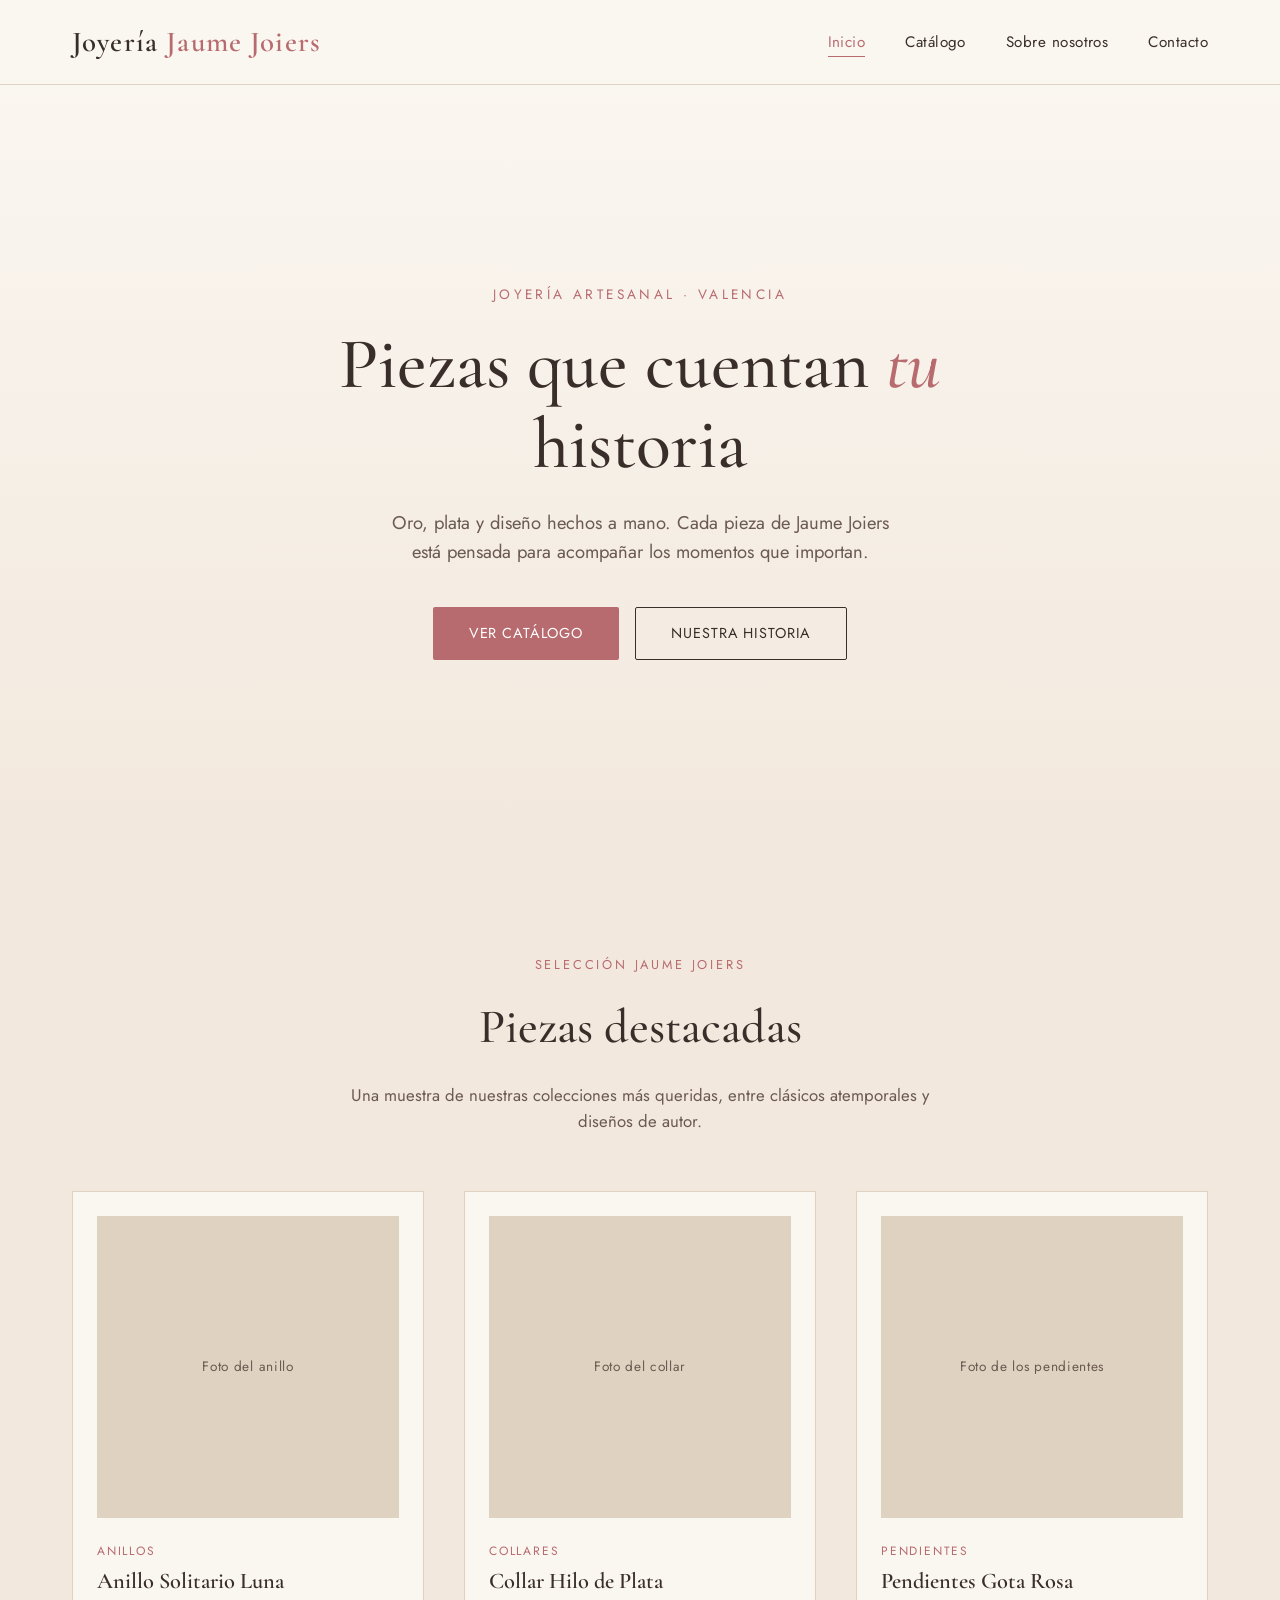
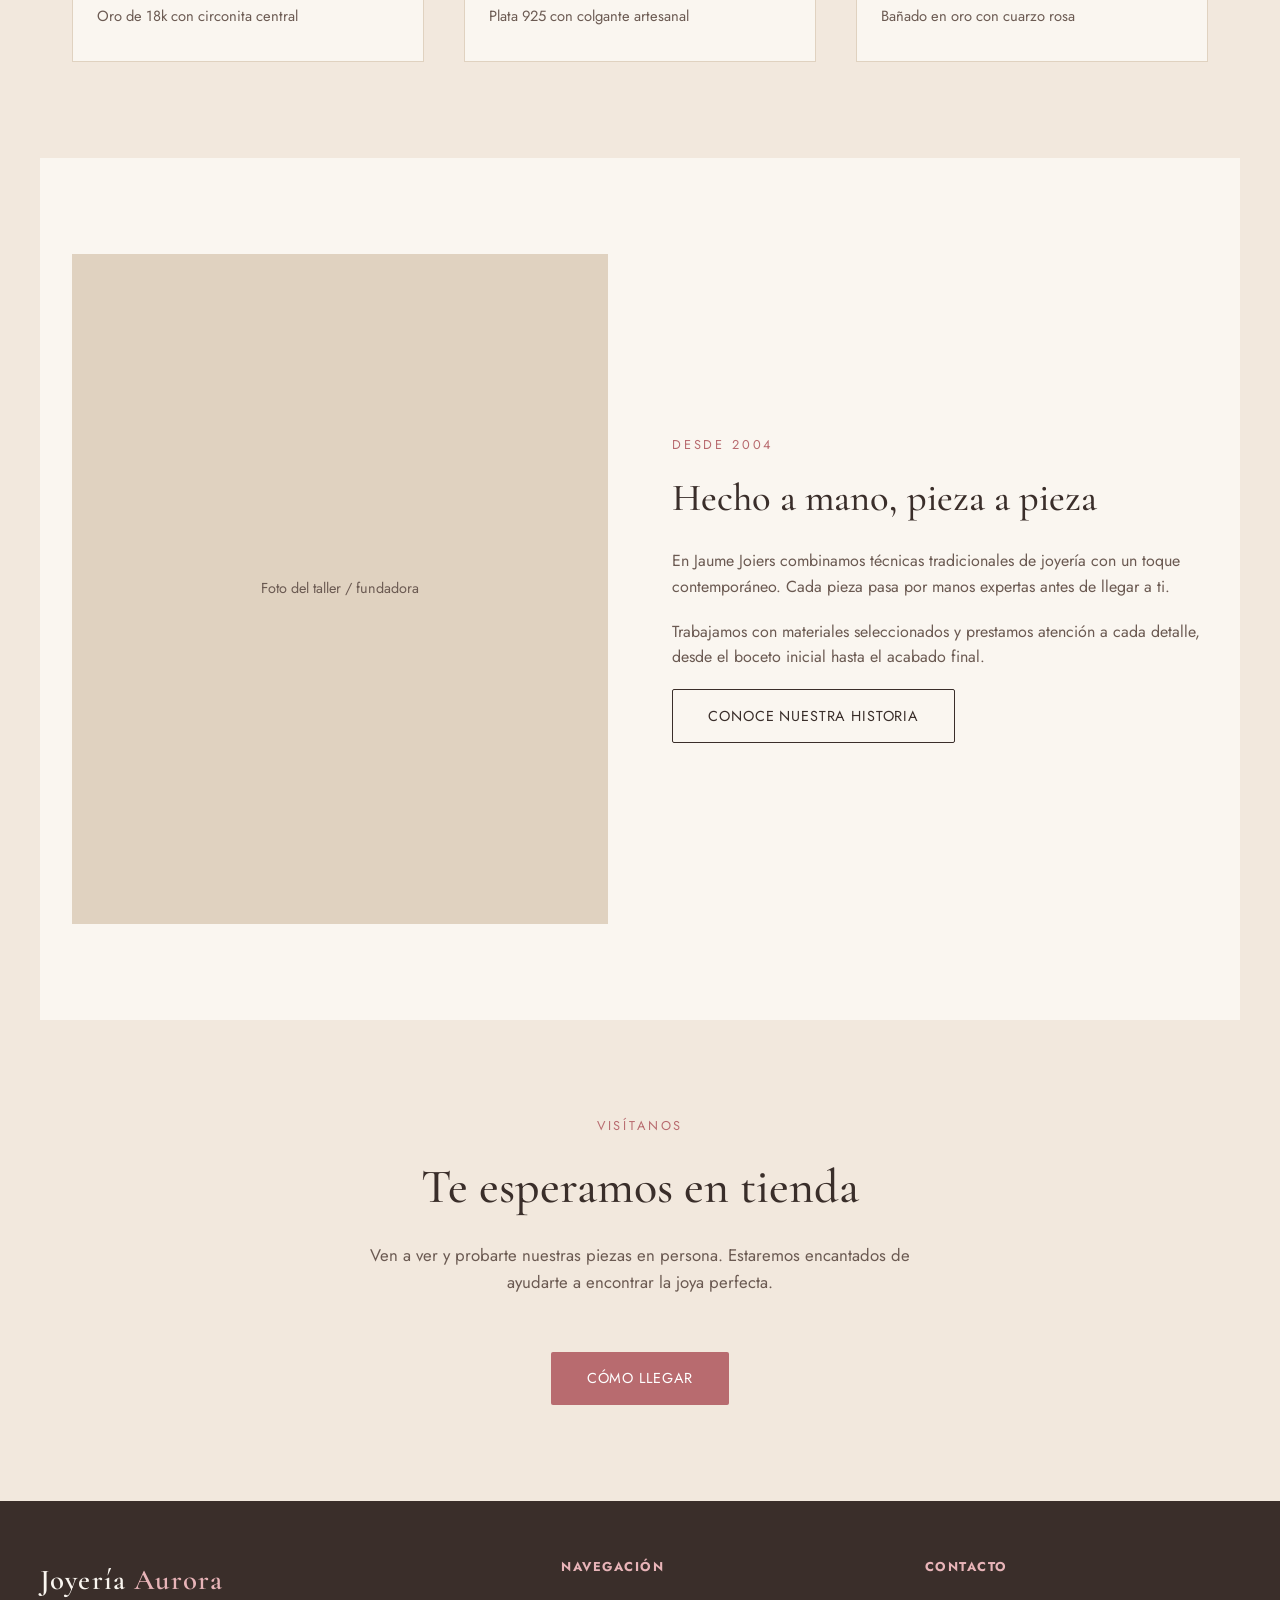
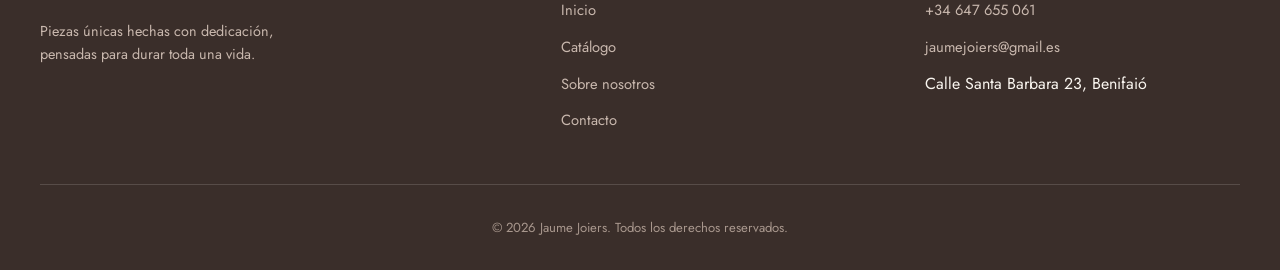
<file: index.html>
<!DOCTYPE html>
<html lang="es">
<head>
  <meta charset="UTF-8">
  <meta name="viewport" content="width=device-width, initial-scale=1.0">
  <title>Jaume Joiers — Piezas con alma</title>
  <meta name="description" content="Jaume Joiers: piezas únicas en oro, plata y diseño artesanal. Descubre nuestra colección y visítanos.">
  <link rel="preconnect" href="https://fonts.googleapis.com">
  <link href="https://fonts.googleapis.com/css2?family=Cormorant+Garamond:ital,wght@0,500;0,600;1,500&family=Jost:wght@300;400;500&display=swap" rel="stylesheet">
  <link rel="stylesheet" href="styles.css">
</head>
<body>

  <header class="site-header">
    <nav class="nav-container">
      <a href="index.html" class="logo">Joyería <span>Jaume Joiers</span></a>
      <ul class="nav-links">
        <li><a href="index.html" class="active">Inicio</a></li>
        <li><a href="catalogo.html">Catálogo</a></li>
        <li><a href="nosotros.html">Sobre nosotros</a></li>
        <li><a href="contacto.html">Contacto</a></li>
      </ul>
      <button class="nav-toggle" aria-label="Abrir menú">
        <span></span><span></span><span></span>
      </button>
    </nav>
  </header>

  <section class="hero">
    <div class="hero-content">
      <span class="hero-eyebrow">Joyería artesanal · Valencia</span>
      <h1>Piezas que cuentan <em>tu</em> historia</h1>
      <p>Oro, plata y diseño hechos a mano. Cada pieza de Jaume Joiers está pensada para acompañar los momentos que importan.</p>
      <div class="hero-buttons">
        <a href="catalogo.html" class="btn btn-primary">Ver catálogo</a>
        <a href="nosotros.html" class="btn btn-outline">Nuestra historia</a>
      </div>
    </div>
  </section>

  <section class="section">
    <div class="section-header">
      <span class="section-eyebrow">Selección Jaume Joiers</span>
      <h2>Piezas destacadas</h2>
      <p>Una muestra de nuestras colecciones más queridas, entre clásicos atemporales y diseños de autor.</p>
    </div>

    <div class="vitrina-grid">
      <div class="vitrina-pieza">
        <div class="vitrina-imagen">Foto del anillo</div>
        <span class="vitrina-categoria">Anillos</span>
        <h3>Anillo Solitario Luna</h3>
        <p>Oro de 18k con circonita central</p>
      </div>
      <div class="vitrina-pieza">
        <div class="vitrina-imagen">Foto del collar</div>
        <span class="vitrina-categoria">Collares</span>
        <h3>Collar Hilo de Plata</h3>
        <p>Plata 925 con colgante artesanal</p>
      </div>
      <div class="vitrina-pieza">
        <div class="vitrina-imagen">Foto de los pendientes</div>
        <span class="vitrina-categoria">Pendientes</span>
        <h3>Pendientes Gota Rosa</h3>
        <p>Bañado en oro con cuarzo rosa</p>
      </div>
    </div>
  </section>

  <section class="section section-alt">
    <div class="about-grid">
      <div class="about-imagen">Foto del taller / fundadora</div>
      <div class="about-texto">
        <span class="section-eyebrow">Desde 2004</span>
        <h2>Hecho a mano, pieza a pieza</h2>
        <p>En Jaume Joiers combinamos técnicas tradicionales de joyería con un toque contemporáneo. Cada pieza pasa por manos expertas antes de llegar a ti.</p>
        <p>Trabajamos con materiales seleccionados y prestamos atención a cada detalle, desde el boceto inicial hasta el acabado final.</p>
        <a href="nosotros.html" class="btn btn-outline">Conoce nuestra historia</a>
      </div>
    </div>
  </section>

  <section class="section">
    <div class="section-header">
      <span class="section-eyebrow">Visítanos</span>
      <h2>Te esperamos en tienda</h2>
      <p>Ven a ver y probarte nuestras piezas en persona. Estaremos encantados de ayudarte a encontrar la joya perfecta.</p>
    </div>
    <div style="text-align: center;">
      <a href="contacto.html" class="btn btn-primary">Cómo llegar</a>
    </div>
  </section>

  <footer class="site-footer">
    <div class="footer-container">
      <div class="footer-brand">
        <a href="index.html" class="logo">Joyería <span>Aurora</span></a>
        <p>Piezas únicas hechas con dedicación, pensadas para durar toda una vida.</p>
      </div>
      <div class="footer-col">
        <h5>Navegación</h5>
        <ul>
          <li><a href="index.html">Inicio</a></li>
          <li><a href="catalogo.html">Catálogo</a></li>
          <li><a href="nosotros.html">Sobre nosotros</a></li>
          <li><a href="contacto.html">Contacto</a></li>
        </ul>
      </div>
      <div class="footer-col">
        <h5>Contacto</h5>
        <ul>
          <li><a href="tel:+34000000000">+34 647 655 061</a></li>
          <li><a href="mailto:hola@joyeriaaurora.es">jaumejoiers@gmail.es</a></li>
          <li>Calle Santa Barbara 23, Benifaió</li>
        </ul>
      </div>
    </div>
    <div class="footer-bottom">
      © 2026 Jaume Joiers. Todos los derechos reservados.
    </div>
  </footer>

  <script src="script.js"></script>
</body>
</html>
</file>
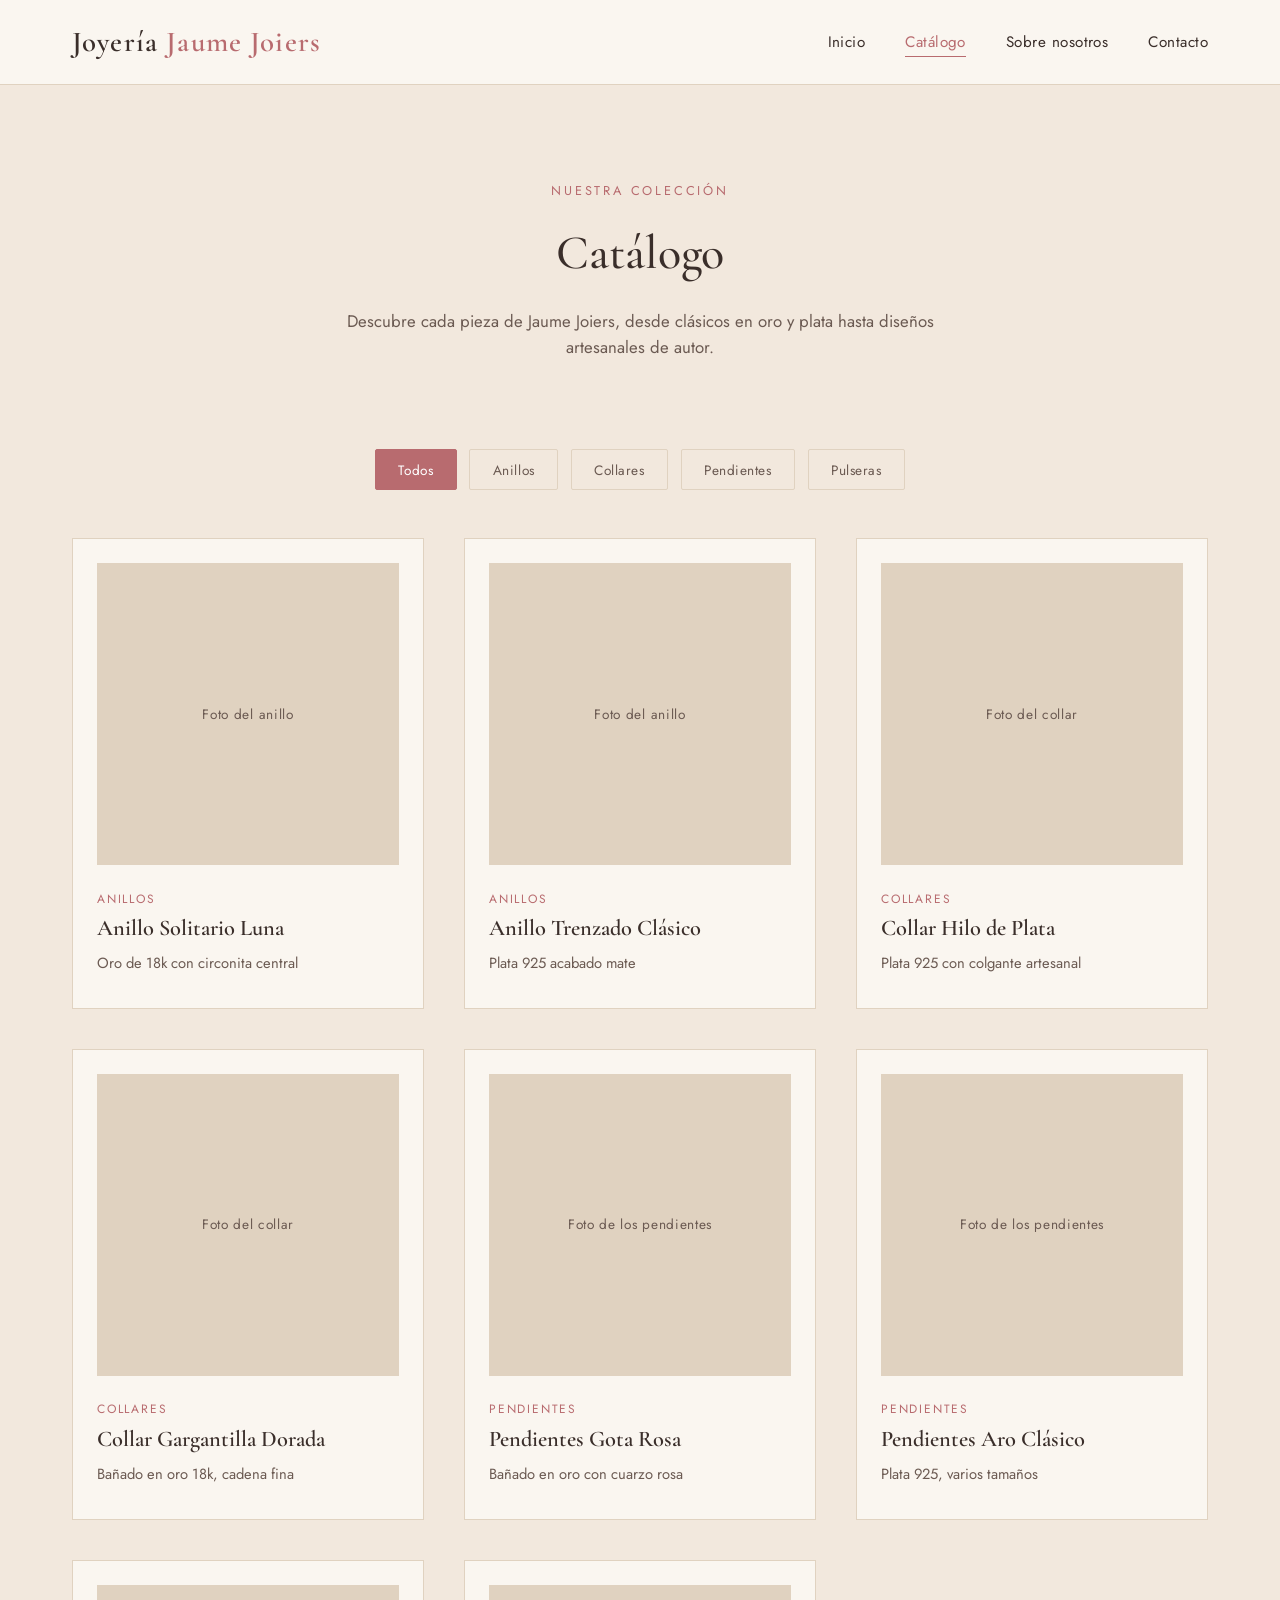
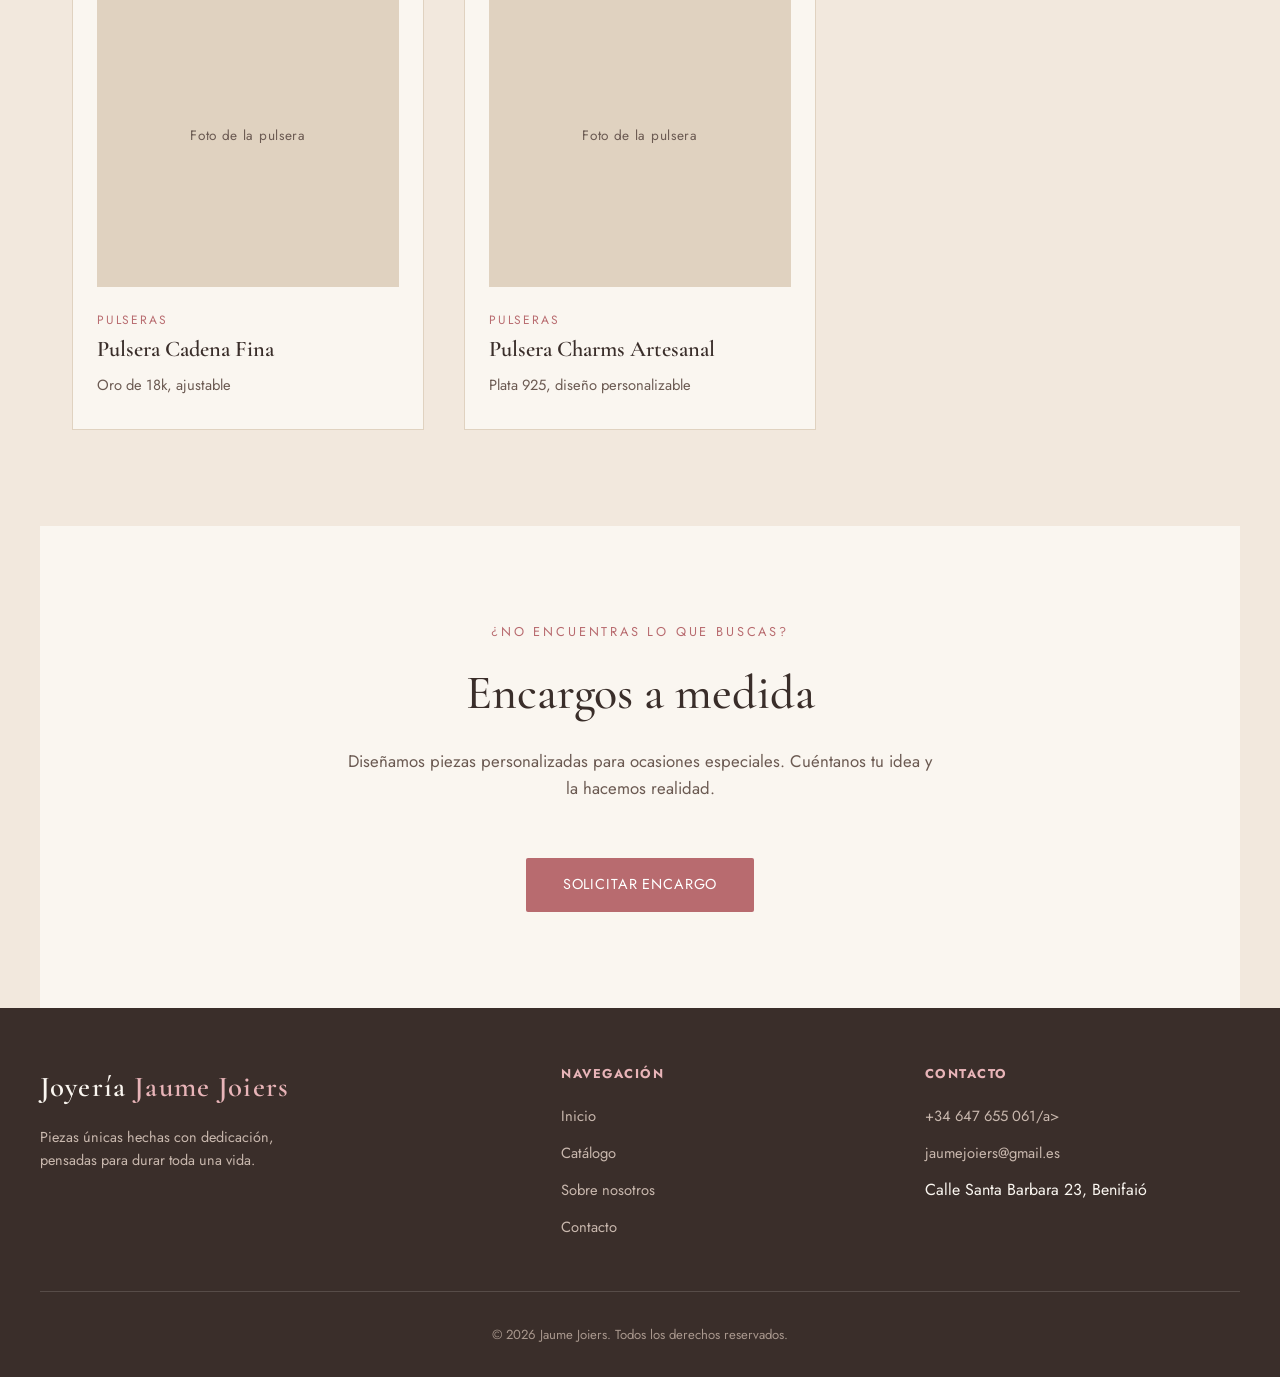
<file: catalogo.html>
<!DOCTYPE html>
<html lang="es">
<head>
  <meta charset="UTF-8">
  <meta name="viewport" content="width=device-width, initial-scale=1.0">
  <title>Catálogo — Jaume Joiers</title>
  <meta name="description" content="Explora la colección completa de Joyería Aurora: anillos, collares, pendientes y pulseras.">
  <link rel="preconnect" href="https://fonts.googleapis.com">
  <link href="https://fonts.googleapis.com/css2?family=Cormorant+Garamond:ital,wght@0,500;0,600;1,500&family=Jost:wght@300;400;500&display=swap" rel="stylesheet">
  <link rel="stylesheet" href="styles.css">
</head>
<body>

  <header class="site-header">
    <nav class="nav-container">
      <a href="index.html" class="logo">Joyería <span>Jaume Joiers</span></a>
      <ul class="nav-links">
        <li><a href="index.html">Inicio</a></li>
        <li><a href="catalogo.html" class="active">Catálogo</a></li>
        <li><a href="nosotros.html">Sobre nosotros</a></li>
        <li><a href="contacto.html">Contacto</a></li>
      </ul>
      <button class="nav-toggle" aria-label="Abrir menú">
        <span></span><span></span><span></span>
      </button>
    </nav>
  </header>

  <section class="section" style="padding-bottom: 0;">
    <div class="section-header">
      <span class="section-eyebrow">Nuestra colección</span>
      <h2>Catálogo</h2>
      <p>Descubre cada pieza de Jaume Joiers, desde clásicos en oro y plata hasta diseños artesanales de autor.</p>
    </div>
  </section>

  <section class="section" style="padding-top: 2rem;">
    <div class="filtros">
      <button class="filtro-btn activo" data-filtro="todos">Todos</button>
      <button class="filtro-btn" data-filtro="anillos">Anillos</button>
      <button class="filtro-btn" data-filtro="collares">Collares</button>
      <button class="filtro-btn" data-filtro="pendientes">Pendientes</button>
      <button class="filtro-btn" data-filtro="pulseras">Pulseras</button>
    </div>

    <div class="vitrina-grid">
      <div class="vitrina-pieza" data-categoria="anillos">
        <div class="vitrina-imagen">Foto del anillo</div>
        <span class="vitrina-categoria">Anillos</span>
        <h3>Anillo Solitario Luna</h3>
        <p>Oro de 18k con circonita central</p>
      </div>
      <div class="vitrina-pieza" data-categoria="anillos">
        <div class="vitrina-imagen">Foto del anillo</div>
        <span class="vitrina-categoria">Anillos</span>
        <h3>Anillo Trenzado Clásico</h3>
        <p>Plata 925 acabado mate</p>
      </div>
      <div class="vitrina-pieza" data-categoria="collares">
        <div class="vitrina-imagen">Foto del collar</div>
        <span class="vitrina-categoria">Collares</span>
        <h3>Collar Hilo de Plata</h3>
        <p>Plata 925 con colgante artesanal</p>
      </div>
      <div class="vitrina-pieza" data-categoria="collares">
        <div class="vitrina-imagen">Foto del collar</div>
        <span class="vitrina-categoria">Collares</span>
        <h3>Collar Gargantilla Dorada</h3>
        <p>Bañado en oro 18k, cadena fina</p>
      </div>
      <div class="vitrina-pieza" data-categoria="pendientes">
        <div class="vitrina-imagen">Foto de los pendientes</div>
        <span class="vitrina-categoria">Pendientes</span>
        <h3>Pendientes Gota Rosa</h3>
        <p>Bañado en oro con cuarzo rosa</p>
      </div>
      <div class="vitrina-pieza" data-categoria="pendientes">
        <div class="vitrina-imagen">Foto de los pendientes</div>
        <span class="vitrina-categoria">Pendientes</span>
        <h3>Pendientes Aro Clásico</h3>
        <p>Plata 925, varios tamaños</p>
      </div>
      <div class="vitrina-pieza" data-categoria="pulseras">
        <div class="vitrina-imagen">Foto de la pulsera</div>
        <span class="vitrina-categoria">Pulseras</span>
        <h3>Pulsera Cadena Fina</h3>
        <p>Oro de 18k, ajustable</p>
      </div>
      <div class="vitrina-pieza" data-categoria="pulseras">
        <div class="vitrina-imagen">Foto de la pulsera</div>
        <span class="vitrina-categoria">Pulseras</span>
        <h3>Pulsera Charms Artesanal</h3>
        <p>Plata 925, diseño personalizable</p>
      </div>
    </div>
  </section>

  <section class="section section-alt">
    <div class="section-header">
      <span class="section-eyebrow">¿No encuentras lo que buscas?</span>
      <h2>Encargos a medida</h2>
      <p>Diseñamos piezas personalizadas para ocasiones especiales. Cuéntanos tu idea y la hacemos realidad.</p>
    </div>
    <div style="text-align: center;">
      <a href="contacto.html" class="btn btn-primary">Solicitar encargo</a>
    </div>
  </section>

  <footer class="site-footer">
    <div class="footer-container">
      <div class="footer-brand">
        <a href="index.html" class="logo">Joyería <span>Jaume Joiers</span></a>
        <p>Piezas únicas hechas con dedicación, pensadas para durar toda una vida.</p>
      </div>
      <div class="footer-col">
        <h5>Navegación</h5>
        <ul>
          <li><a href="index.html">Inicio</a></li>
          <li><a href="catalogo.html">Catálogo</a></li>
          <li><a href="nosotros.html">Sobre nosotros</a></li>
          <li><a href="contacto.html">Contacto</a></li>
        </ul>
      </div>
      <div class="footer-col">
        <h5>Contacto</h5>
        <ul>
          <li><a href="tel:+34000000000">+34 647 655 061/a></li>
          <li><a href="mailto:hola@joyeriaaurora.es">jaumejoiers@gmail.es</a></li>
          <li>Calle Santa Barbara 23, Benifaió</li>
        </ul>
      </div>
    </div>
    <div class="footer-bottom">
      © 2026 Jaume Joiers. Todos los derechos reservados.
    </div>
  </footer>

  <script src="script.js"></script>
</body>
</html>
</file>
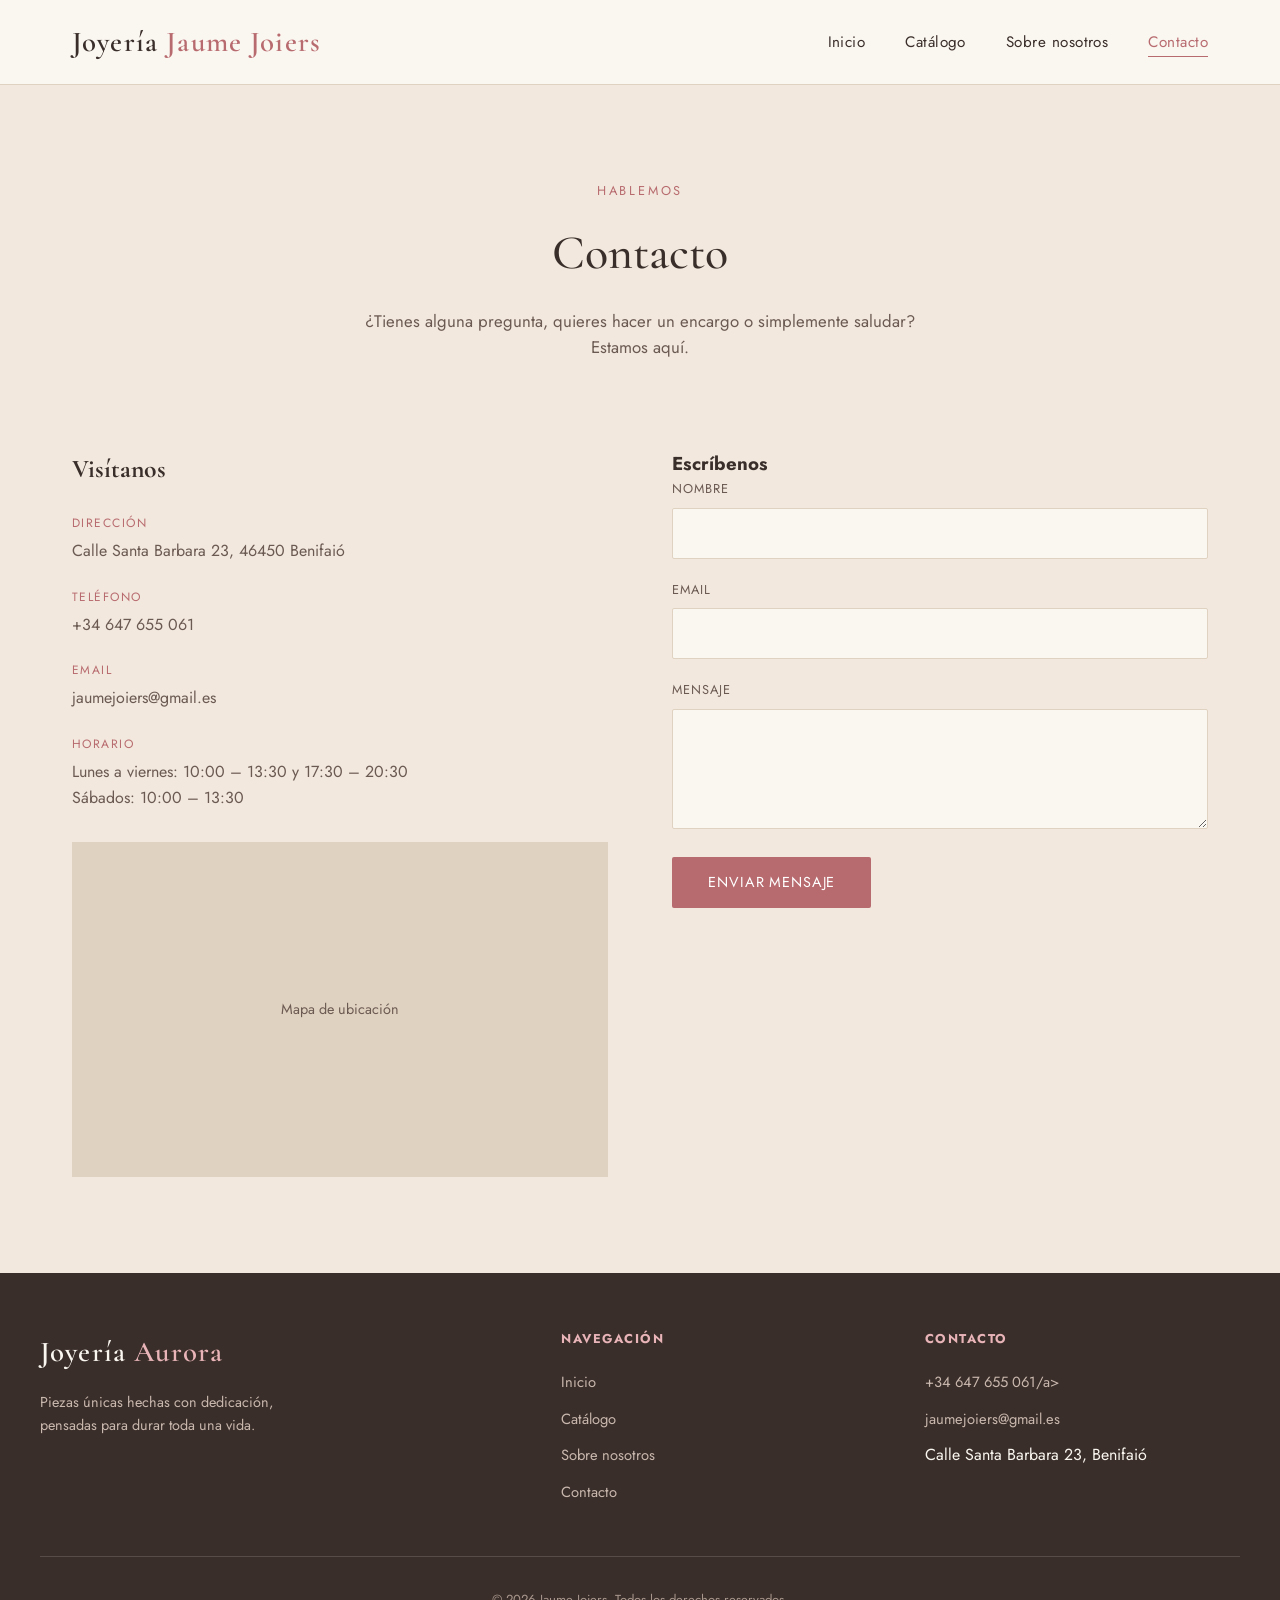
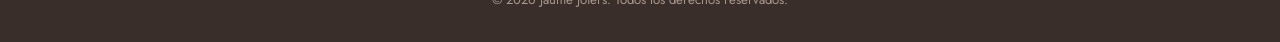
<file: contacto.html>
<!DOCTYPE html>
<html lang="es">
<head>
  <meta charset="UTF-8">
  <meta name="viewport" content="width=device-width, initial-scale=1.0">
  <title>Contacto — Jaume Joiers</title>
  <meta name="description" content="Contacta con Jaume Joiers: visítanos en tienda, escríbenos o llámanos.">
  <link rel="preconnect" href="https://fonts.googleapis.com">
  <link href="https://fonts.googleapis.com/css2?family=Cormorant+Garamond:ital,wght@0,500;0,600;1,500&family=Jost:wght@300;400;500&display=swap" rel="stylesheet">
  <link rel="stylesheet" href="styles.css">
</head>
<body>

  <header class="site-header">
    <nav class="nav-container">
      <a href="index.html" class="logo">Joyería <span>Jaume Joiers</span></a>
      <ul class="nav-links">
        <li><a href="index.html">Inicio</a></li>
        <li><a href="catalogo.html">Catálogo</a></li>
        <li><a href="nosotros.html">Sobre nosotros</a></li>
        <li><a href="contacto.html" class="active">Contacto</a></li>
      </ul>
      <button class="nav-toggle" aria-label="Abrir menú">
        <span></span><span></span><span></span>
      </button>
    </nav>
  </header>

  <section class="section" style="padding-bottom: 2rem;">
    <div class="section-header">
      <span class="section-eyebrow">Hablemos</span>
      <h2>Contacto</h2>
      <p>¿Tienes alguna pregunta, quieres hacer un encargo o simplemente saludar? Estamos aquí.</p>
    </div>
  </section>

  <section class="section" style="padding-top: 0;">
    <div class="contacto-grid">
      <div class="contacto-info">
        <h3>Visítanos</h3>
        <div class="contacto-item">
          <span>Dirección</span>
          <p>Calle Santa Barbara 23, 46450 Benifaió</p>
        </div>
        <div class="contacto-item">
          <span>Teléfono</span>
          <p><a href="tel:+34000000000">+34 647 655 061</a></p>
        </div>
        <div class="contacto-item">
          <span>Email</span>
          <p><a href="mailto:jaumejoiers@gmail.es">jaumejoiers@gmail.es</a></p>
        </div>
        <div class="contacto-item">
          <span>Horario</span>
          <p>Lunes a viernes: 10:00 – 13:30 y 17:30 – 20:30<br>Sábados: 10:00 – 13:30</p>
        </div>
        <div class="mapa-placeholder">Mapa de ubicación</div>
      </div>

      <div class="contacto-form-wrap">
        <h3>Escríbenos</h3>
        <form class="contacto-form">
          <div class="form-group">
            <label for="nombre">Nombre</label>
            <input type="text" id="nombre" name="nombre" required>
          </div>
          <div class="form-group">
            <label for="email">Email</label>
            <input type="email" id="email" name="email" required>
          </div>
          <div class="form-group">
            <label for="mensaje">Mensaje</label>
            <textarea id="mensaje" name="mensaje" required></textarea>
          </div>
          <button type="submit" class="btn btn-primary">Enviar mensaje</button>
        </form>
      </div>
    </div>
  </section>

  <footer class="site-footer">
    <div class="footer-container">
      <div class="footer-brand">
        <a href="index.html" class="logo">Joyería <span>Aurora</span></a>
        <p>Piezas únicas hechas con dedicación, pensadas para durar toda una vida.</p>
      </div>
      <div class="footer-col">
        <h5>Navegación</h5>
        <ul>
          <li><a href="index.html">Inicio</a></li>
          <li><a href="catalogo.html">Catálogo</a></li>
          <li><a href="nosotros.html">Sobre nosotros</a></li>
          <li><a href="contacto.html">Contacto</a></li>
        </ul>
      </div>
      <div class="footer-col">
        <h5>Contacto</h5>
        <ul>
          <li><a href="tel:+34000000000">+34 647 655 061/a></li>
          <li><a href="mailto:hola@joyeriaaurora.es">jaumejoiers@gmail.es</a></li>
          <li>Calle Santa Barbara 23, Benifaió</li>
        </ul>
      </div>
    </div>
    <div class="footer-bottom">
      © 2026 Jaume Joiers. Todos los derechos reservados.
    </div>
  </footer>

  <script src="script.js"></script>
</body>
</html>
</file>
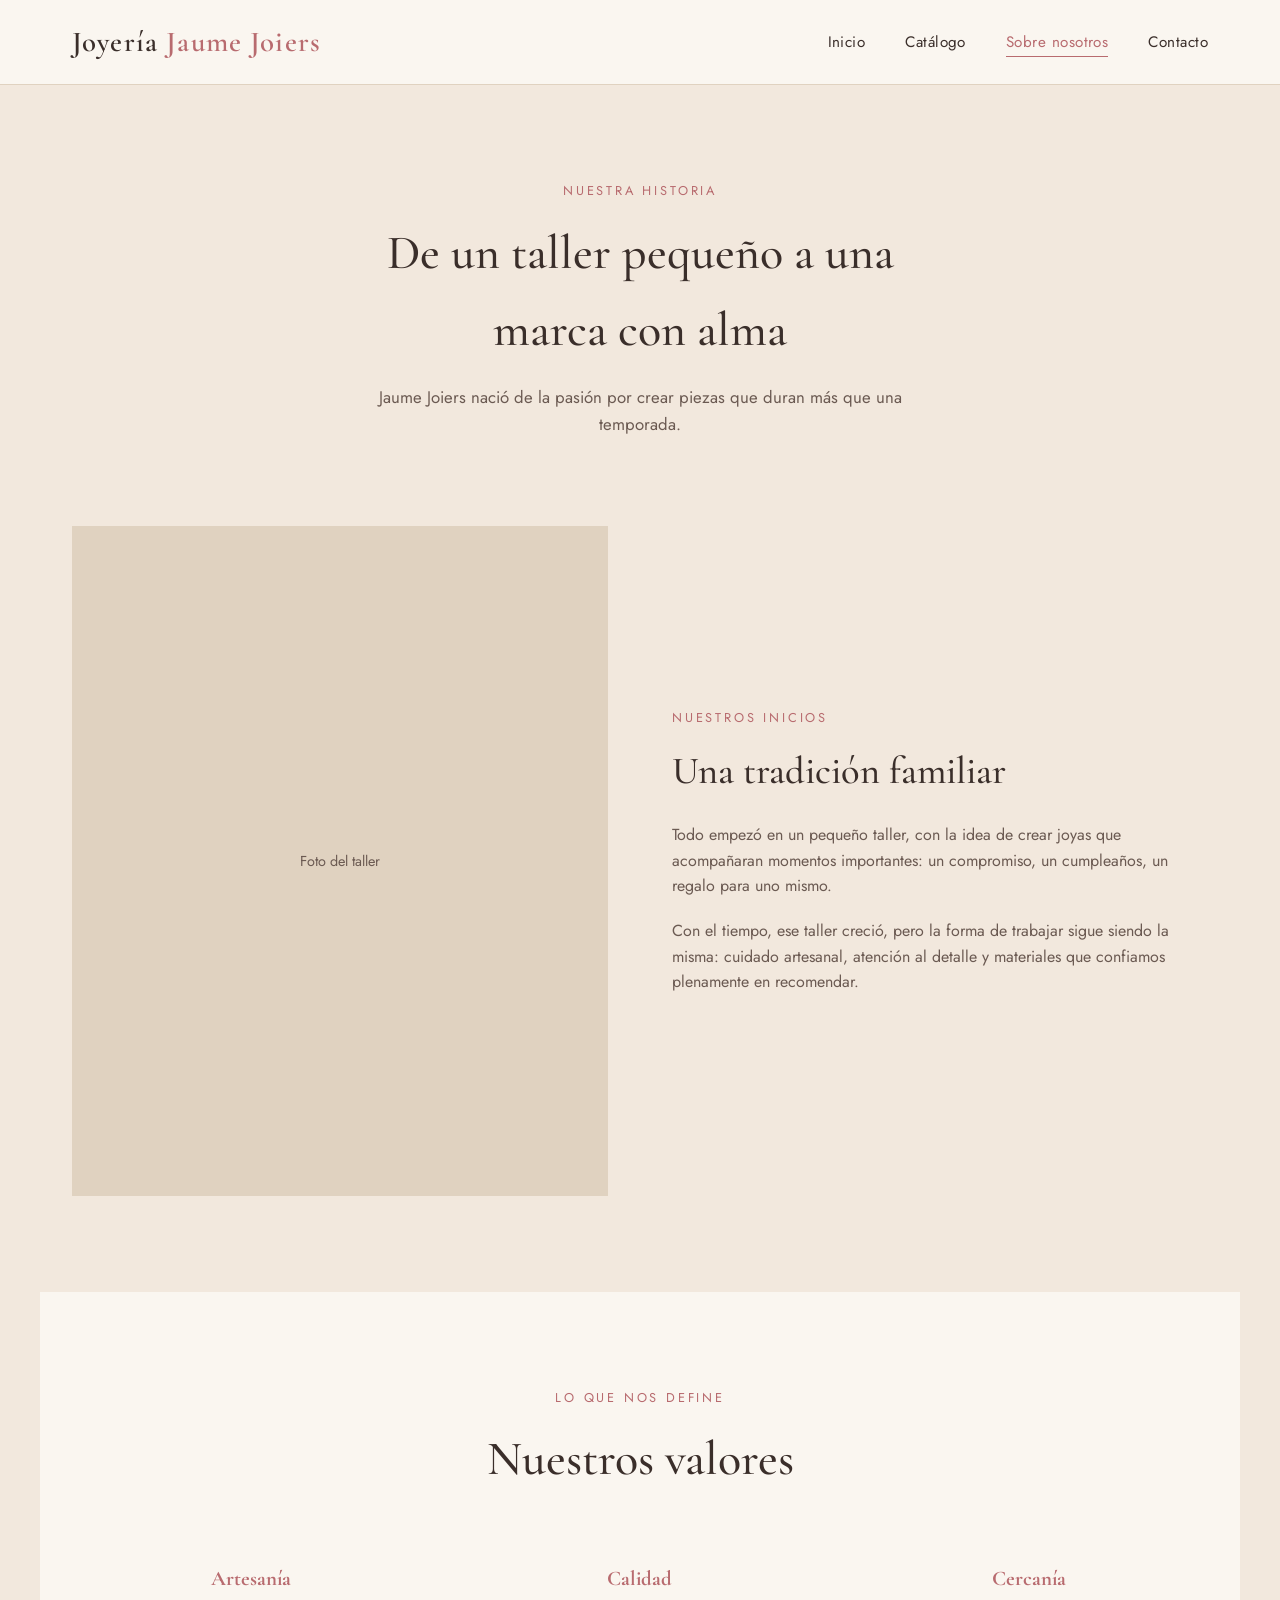
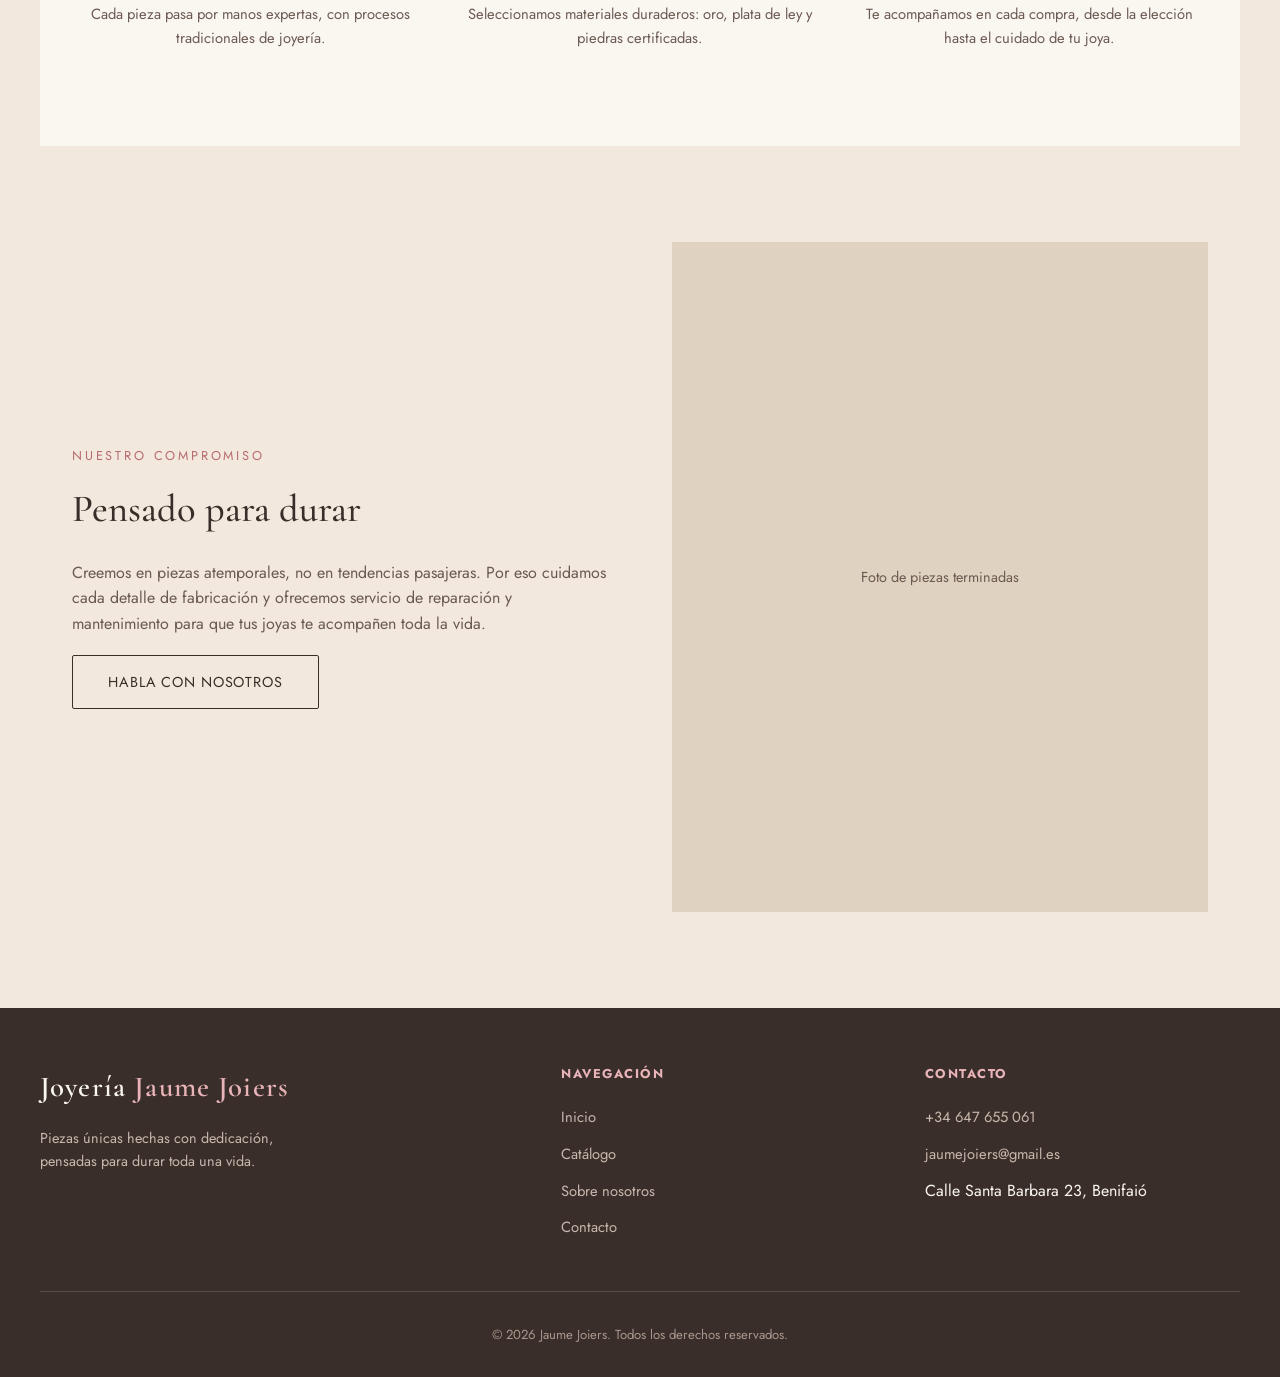
<file: nosotros.html>
<!DOCTYPE html>
<html lang="es">
<head>
  <meta charset="UTF-8">
  <meta name="viewport" content="width=device-width, initial-scale=1.0">
  <title>Sobre nosotros — Jaume Joiers</title>
  <meta name="description" content="Conoce la historia de Jaume Joiers, nuestro taller artesanal y los valores detrás de cada pieza.">
  <link rel="preconnect" href="https://fonts.googleapis.com">
  <link href="https://fonts.googleapis.com/css2?family=Cormorant+Garamond:ital,wght@0,500;0,600;1,500&family=Jost:wght@300;400;500&display=swap" rel="stylesheet">
  <link rel="stylesheet" href="styles.css">
</head>
<body>

  <header class="site-header">
    <nav class="nav-container">
      <a href="index.html" class="logo">Joyería <span>Jaume Joiers</span></a>
      <ul class="nav-links">
        <li><a href="index.html">Inicio</a></li>
        <li><a href="catalogo.html">Catálogo</a></li>
        <li><a href="nosotros.html" class="active">Sobre nosotros</a></li>
        <li><a href="contacto.html">Contacto</a></li>
      </ul>
      <button class="nav-toggle" aria-label="Abrir menú">
        <span></span><span></span><span></span>
      </button>
    </nav>
  </header>

  <section class="section" style="padding-bottom: 2rem;">
    <div class="section-header">
      <span class="section-eyebrow">Nuestra historia</span>
      <h2>De un taller pequeño a una marca con alma</h2>
      <p>Jaume Joiers nació de la pasión por crear piezas que duran más que una temporada.</p>
    </div>
  </section>

  <section class="section" style="padding-top: 0;">
    <div class="about-grid">
      <div class="about-imagen">Foto del taller</div>
      <div class="about-texto">
        <span class="section-eyebrow">Nuestros inicios</span>
        <h2>Una tradición familiar</h2>
        <p>Todo empezó en un pequeño taller, con la idea de crear joyas que acompañaran momentos importantes: un compromiso, un cumpleaños, un regalo para uno mismo.</p>
        <p>Con el tiempo, ese taller creció, pero la forma de trabajar sigue siendo la misma: cuidado artesanal, atención al detalle y materiales que confiamos plenamente en recomendar.</p>
      </div>
    </div>
  </section>

  <section class="section section-alt">
    <div class="section-header">
      <span class="section-eyebrow">Lo que nos define</span>
      <h2>Nuestros valores</h2>
    </div>
    <div class="valores">
      <div class="valor">
        <h4>Artesanía</h4>
        <p>Cada pieza pasa por manos expertas, con procesos tradicionales de joyería.</p>
      </div>
      <div class="valor">
        <h4>Calidad</h4>
        <p>Seleccionamos materiales duraderos: oro, plata de ley y piedras certificadas.</p>
      </div>
      <div class="valor">
        <h4>Cercanía</h4>
        <p>Te acompañamos en cada compra, desde la elección hasta el cuidado de tu joya.</p>
      </div>
    </div>
  </section>

  <section class="section">
    <div class="about-grid">
      <div class="about-texto">
        <span class="section-eyebrow">Nuestro compromiso</span>
        <h2>Pensado para durar</h2>
        <p>Creemos en piezas atemporales, no en tendencias pasajeras. Por eso cuidamos cada detalle de fabricación y ofrecemos servicio de reparación y mantenimiento para que tus joyas te acompañen toda la vida.</p>
        <a href="contacto.html" class="btn btn-outline">Habla con nosotros</a>
      </div>
      <div class="about-imagen">Foto de piezas terminadas</div>
    </div>
  </section>

  <footer class="site-footer">
    <div class="footer-container">
      <div class="footer-brand">
        <a href="index.html" class="logo">Joyería <span>Jaume Joiers</span></a>
        <p>Piezas únicas hechas con dedicación, pensadas para durar toda una vida.</p>
      </div>
      <div class="footer-col">
        <h5>Navegación</h5>
        <ul>
          <li><a href="index.html">Inicio</a></li>
          <li><a href="catalogo.html">Catálogo</a></li>
          <li><a href="nosotros.html">Sobre nosotros</a></li>
          <li><a href="contacto.html">Contacto</a></li>
        </ul>
      </div>
      <div class="footer-col">
        <h5>Contacto</h5>
        <ul>
          <li><a href="tel:+34000000000">+34 647 655 061</a></li>
          <li><a href="mailto:hola@joyeriaaurora.es">jaumejoiers@gmail.es</a></li>
          <li>Calle Santa Barbara 23, Benifaió</li>
        </ul>
      </div>
    </div>
    <div class="footer-bottom">
      © 2026 Jaume Joiers. Todos los derechos reservados.
    </div>
  </footer>

  <script src="script.js"></script>
</body>
</html>
</file>
<file: styles.css>
/* ===== Joyería — Hoja de estilos compartida ===== */

:root {
  --beige-fondo: #F2E8DD;
  --beige-claro: #FAF6F0;
  --beige-oscuro: #E0D2C0;
  --rosa-suave: #E8B4B8;
  --rosa-acento: #D88C8C;
  --rosa-profundo: #B86B6F;
  --texto-principal: #3A2E2A;
  --texto-suave: #6B5A52;
  --blanco: #FFFFFF;
  --sombra: rgba(58, 46, 42, 0.12);

  --fuente-titulos: 'Cormorant Garamond', 'Playfair Display', Georgia, serif;
  --fuente-cuerpo: 'Jost', 'Helvetica Neue', Arial, sans-serif;
}

* {
  box-sizing: border-box;
  margin: 0;
  padding: 0;
}

html {
  scroll-behavior: smooth;
}

body {
  font-family: var(--fuente-cuerpo);
  background-color: var(--beige-fondo);
  color: var(--texto-principal);
  line-height: 1.6;
  -webkit-font-smoothing: antialiased;
}

a {
  text-decoration: none;
  color: inherit;
}

img {
  max-width: 100%;
  display: block;
}

ul {
  list-style: none;
}

/* ===== Header / Navegación ===== */

.site-header {
  position: sticky;
  top: 0;
  z-index: 100;
  background-color: var(--beige-claro);
  border-bottom: 1px solid var(--beige-oscuro);
}

.nav-container {
  max-width: 1200px;
  margin: 0 auto;
  display: flex;
  justify-content: space-between;
  align-items: center;
  padding: 1.2rem 2rem;
}

.logo {
  font-family: var(--fuente-titulos);
  font-size: 1.8rem;
  font-weight: 600;
  letter-spacing: 0.04em;
  color: var(--texto-principal);
}

.logo span {
  color: var(--rosa-profundo);
}

.nav-links {
  display: flex;
  gap: 2.5rem;
  font-size: 0.95rem;
  letter-spacing: 0.03em;
}

.nav-links a {
  position: relative;
  padding-bottom: 4px;
  transition: color 0.25s ease;
}

.nav-links a::after {
  content: '';
  position: absolute;
  left: 0;
  bottom: 0;
  width: 0;
  height: 1px;
  background-color: var(--rosa-profundo);
  transition: width 0.25s ease;
}

.nav-links a:hover,
.nav-links a.active {
  color: var(--rosa-profundo);
}

.nav-links a:hover::after,
.nav-links a.active::after {
  width: 100%;
}

.nav-toggle {
  display: none;
  flex-direction: column;
  gap: 5px;
  background: none;
  border: none;
  cursor: pointer;
  padding: 0.5rem;
}

.nav-toggle span {
  width: 24px;
  height: 2px;
  background-color: var(--texto-principal);
}

/* ===== Botones ===== */

.btn {
  display: inline-block;
  padding: 0.9rem 2.2rem;
  font-family: var(--fuente-cuerpo);
  font-size: 0.9rem;
  letter-spacing: 0.06em;
  text-transform: uppercase;
  border-radius: 2px;
  cursor: pointer;
  transition: all 0.3s ease;
  border: 1px solid transparent;
}

.btn-primary {
  background-color: var(--rosa-profundo);
  color: var(--blanco);
}

.btn-primary:hover {
  background-color: var(--texto-principal);
}

.btn-outline {
  background-color: transparent;
  border: 1px solid var(--texto-principal);
  color: var(--texto-principal);
}

.btn-outline:hover {
  background-color: var(--texto-principal);
  color: var(--blanco);
}

/* ===== Hero ===== */

.hero {
  position: relative;
  min-height: 86vh;
  display: flex;
  align-items: center;
  justify-content: center;
  text-align: center;
  padding: 4rem 2rem;
  overflow: hidden;
  background: linear-gradient(180deg, var(--beige-claro) 0%, var(--beige-fondo) 100%);
}

.hero-ornament {
  position: absolute;
  inset: 0;
  pointer-events: none;
  opacity: 0.5;
}

.hero-content {
  position: relative;
  max-width: 700px;
  z-index: 2;
}

.hero-eyebrow {
  font-size: 0.85rem;
  letter-spacing: 0.25em;
  text-transform: uppercase;
  color: var(--rosa-profundo);
  margin-bottom: 1.2rem;
  display: block;
}

.hero h1 {
  font-family: var(--fuente-titulos);
  font-size: clamp(2.8rem, 6vw, 4.5rem);
  font-weight: 500;
  line-height: 1.1;
  margin-bottom: 1.5rem;
  color: var(--texto-principal);
}

.hero h1 em {
  font-style: italic;
  color: var(--rosa-profundo);
}

.hero p {
  font-size: 1.15rem;
  color: var(--texto-suave);
  margin-bottom: 2.5rem;
  max-width: 520px;
  margin-left: auto;
  margin-right: auto;
}

.hero-buttons {
  display: flex;
  gap: 1rem;
  justify-content: center;
  flex-wrap: wrap;
}

/* ===== Secciones generales ===== */

.section {
  padding: 6rem 2rem;
  max-width: 1200px;
  margin: 0 auto;
}

.section-header {
  text-align: center;
  max-width: 600px;
  margin: 0 auto 3.5rem;
}

.section-eyebrow {
  font-size: 0.8rem;
  letter-spacing: 0.22em;
  text-transform: uppercase;
  color: var(--rosa-profundo);
  display: block;
  margin-bottom: 0.8rem;
}

.section-header h2 {
  font-family: var(--fuente-titulos);
  font-size: clamp(2.2rem, 4vw, 3rem);
  font-weight: 500;
  color: var(--texto-principal);
  margin-bottom: 1rem;
}

.section-header p {
  color: var(--texto-suave);
  font-size: 1.05rem;
}

.section-alt {
  background-color: var(--beige-claro);
}

/* ===== Vitrina (tarjetas de producto) — elemento de firma ===== */

.vitrina-grid {
  display: grid;
  grid-template-columns: repeat(auto-fit, minmax(260px, 1fr));
  gap: 2.5rem;
}

.vitrina-pieza {
  position: relative;
  background-color: var(--beige-claro);
  border: 1px solid var(--beige-oscuro);
  padding: 1.5rem 1.5rem 2rem;
  transition: transform 0.35s ease, box-shadow 0.35s ease;
}

.vitrina-pieza::before {
  content: '';
  position: absolute;
  inset: 10px;
  border: 1px solid var(--rosa-suave);
  opacity: 0;
  transition: opacity 0.35s ease;
  pointer-events: none;
}

.vitrina-pieza:hover {
  transform: translateY(-6px);
  box-shadow: 0 20px 40px var(--sombra);
}

.vitrina-pieza:hover::before {
  opacity: 1;
}

.vitrina-imagen {
  width: 100%;
  aspect-ratio: 1;
  background-color: var(--beige-oscuro);
  display: flex;
  align-items: center;
  justify-content: center;
  margin-bottom: 1.2rem;
  color: var(--texto-suave);
  font-size: 0.85rem;
  letter-spacing: 0.05em;
  overflow: hidden;
}

.vitrina-imagen img {
  width: 100%;
  height: 100%;
  object-fit: cover;
}

.vitrina-categoria {
  font-size: 0.75rem;
  letter-spacing: 0.15em;
  text-transform: uppercase;
  color: var(--rosa-profundo);
  margin-bottom: 0.4rem;
}

.vitrina-pieza h3 {
  font-family: var(--fuente-titulos);
  font-size: 1.4rem;
  font-weight: 600;
  margin-bottom: 0.4rem;
}

.vitrina-pieza p {
  color: var(--texto-suave);
  font-size: 0.92rem;
}

/* ===== Filtros de catálogo ===== */

.filtros {
  display: flex;
  gap: 0.8rem;
  justify-content: center;
  flex-wrap: wrap;
  margin-bottom: 3rem;
}

.filtro-btn {
  padding: 0.6rem 1.4rem;
  background-color: transparent;
  border: 1px solid var(--beige-oscuro);
  color: var(--texto-suave);
  font-family: var(--fuente-cuerpo);
  font-size: 0.85rem;
  letter-spacing: 0.04em;
  cursor: pointer;
  transition: all 0.25s ease;
  border-radius: 2px;
}

.filtro-btn:hover,
.filtro-btn.activo {
  background-color: var(--rosa-profundo);
  border-color: var(--rosa-profundo);
  color: var(--blanco);
}

/* ===== Sobre nosotros ===== */

.about-grid {
  display: grid;
  grid-template-columns: 1fr 1fr;
  gap: 4rem;
  align-items: center;
}

.about-imagen {
  aspect-ratio: 4/5;
  background-color: var(--beige-oscuro);
  display: flex;
  align-items: center;
  justify-content: center;
  color: var(--texto-suave);
  font-size: 0.9rem;
  overflow: hidden;
}

.about-imagen img {
  width: 100%;
  height: 100%;
  object-fit: cover;
}

.about-texto h2 {
  font-family: var(--fuente-titulos);
  font-size: 2.4rem;
  font-weight: 500;
  margin-bottom: 1.2rem;
}

.about-texto p {
  color: var(--texto-suave);
  margin-bottom: 1.2rem;
}

.valores {
  display: grid;
  grid-template-columns: repeat(3, 1fr);
  gap: 2rem;
  margin-top: 4rem;
  text-align: center;
}

.valor h4 {
  font-family: var(--fuente-titulos);
  font-size: 1.3rem;
  margin-bottom: 0.5rem;
  color: var(--rosa-profundo);
}

.valor p {
  color: var(--texto-suave);
  font-size: 0.92rem;
}

/* ===== Contacto ===== */

.contacto-grid {
  display: grid;
  grid-template-columns: 1fr 1fr;
  gap: 4rem;
}

.contacto-info h3 {
  font-family: var(--fuente-titulos);
  font-size: 1.6rem;
  margin-bottom: 1.5rem;
}

.contacto-item {
  margin-bottom: 1.5rem;
}

.contacto-item span {
  display: block;
  font-size: 0.75rem;
  letter-spacing: 0.12em;
  text-transform: uppercase;
  color: var(--rosa-profundo);
  margin-bottom: 0.3rem;
}

.contacto-item p {
  color: var(--texto-suave);
}

.mapa-placeholder {
  width: 100%;
  aspect-ratio: 16/10;
  background-color: var(--beige-oscuro);
  display: flex;
  align-items: center;
  justify-content: center;
  color: var(--texto-suave);
  font-size: 0.9rem;
  margin-top: 2rem;
}

.form-group {
  margin-bottom: 1.3rem;
}

.form-group label {
  display: block;
  font-size: 0.8rem;
  letter-spacing: 0.08em;
  text-transform: uppercase;
  color: var(--texto-suave);
  margin-bottom: 0.5rem;
}

.form-group input,
.form-group textarea {
  width: 100%;
  padding: 0.85rem 1rem;
  background-color: var(--beige-claro);
  border: 1px solid var(--beige-oscuro);
  font-family: var(--fuente-cuerpo);
  font-size: 0.95rem;
  color: var(--texto-principal);
  border-radius: 2px;
  transition: border-color 0.25s ease;
}

.form-group input:focus,
.form-group textarea:focus {
  outline: none;
  border-color: var(--rosa-profundo);
}

.form-group textarea {
  resize: vertical;
  min-height: 120px;
}

/* ===== Footer ===== */

.site-footer {
  background-color: var(--texto-principal);
  color: var(--beige-claro);
  padding: 3.5rem 2rem 2rem;
}

.footer-container {
  max-width: 1200px;
  margin: 0 auto;
  display: grid;
  grid-template-columns: 1.5fr 1fr 1fr;
  gap: 3rem;
  margin-bottom: 2.5rem;
}

.footer-brand .logo {
  color: var(--beige-claro);
  margin-bottom: 1rem;
  display: block;
}

.footer-brand .logo span {
  color: var(--rosa-suave);
}

.footer-brand p {
  color: #C9B8AE;
  font-size: 0.9rem;
  max-width: 280px;
}

.footer-col h5 {
  font-size: 0.8rem;
  letter-spacing: 0.12em;
  text-transform: uppercase;
  margin-bottom: 1.2rem;
  color: var(--rosa-suave);
}

.footer-col ul li {
  margin-bottom: 0.7rem;
}

.footer-col ul li a {
  color: #C9B8AE;
  font-size: 0.92rem;
  transition: color 0.25s ease;
}

.footer-col ul li a:hover {
  color: var(--beige-claro);
}

.footer-bottom {
  max-width: 1200px;
  margin: 0 auto;
  padding-top: 2rem;
  border-top: 1px solid rgba(250, 246, 240, 0.15);
  text-align: center;
  font-size: 0.82rem;
  color: #A8978D;
}

/* ===== Responsive ===== */

@media (max-width: 860px) {
  .nav-links {
    position: fixed;
    top: 0;
    right: -100%;
    height: 100vh;
    width: 70%;
    background-color: var(--beige-claro);
    flex-direction: column;
    justify-content: center;
    align-items: center;
    gap: 2rem;
    transition: right 0.35s ease;
    box-shadow: -10px 0 30px var(--sombra);
  }

  .nav-links.abierto {
    right: 0;
  }

  .nav-toggle {
    display: flex;
  }

  .about-grid,
  .contacto-grid {
    grid-template-columns: 1fr;
    gap: 2.5rem;
  }

  .footer-container {
    grid-template-columns: 1fr;
    gap: 2rem;
  }

  .valores {
    grid-template-columns: 1fr;
    gap: 2.5rem;
  }

  .section {
    padding: 4rem 1.5rem;
  }
}

@media (prefers-reduced-motion: reduce) {
  * {
    transition: none !important;
    animation: none !important;
    scroll-behavior: auto !important;
  }
}

/* Foco visible accesible */
a:focus-visible,
button:focus-visible,
input:focus-visible,
textarea:focus-visible {
  outline: 2px solid var(--rosa-profundo);
  outline-offset: 2px;
}
</file>
